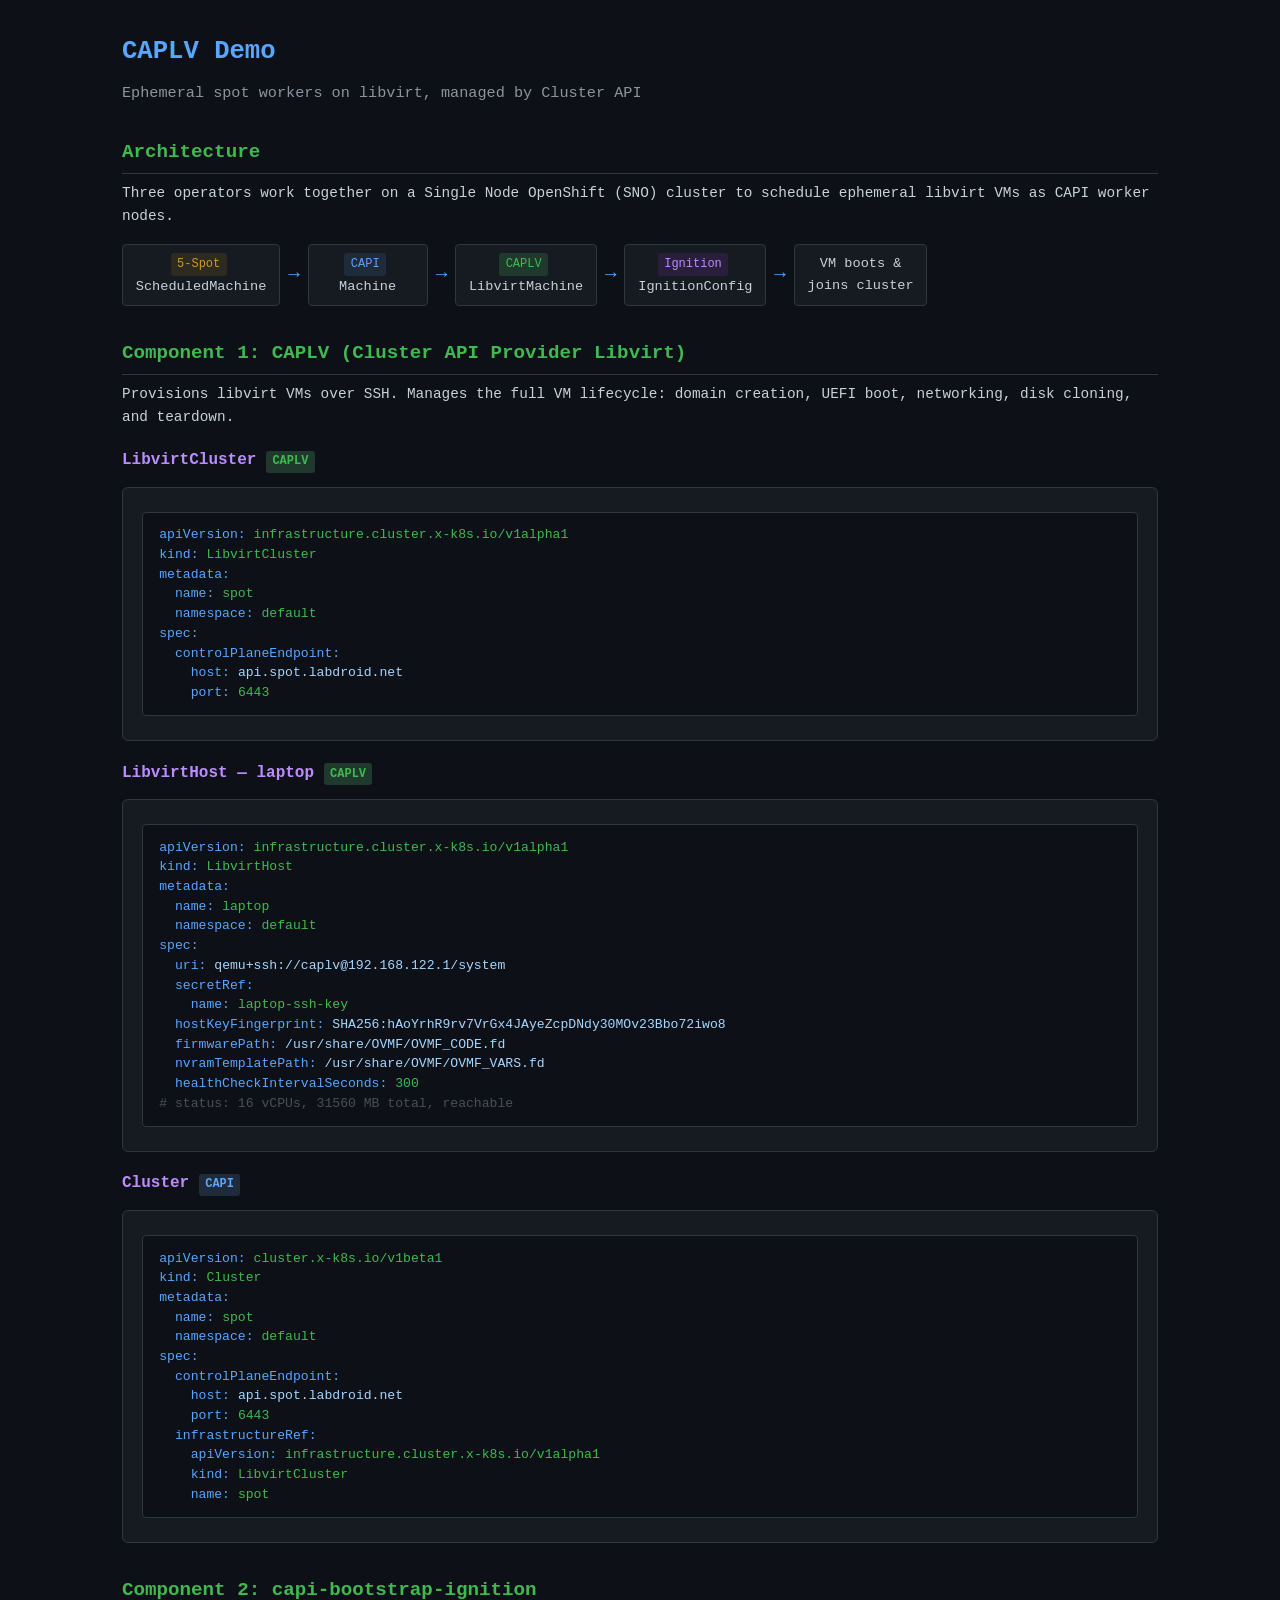
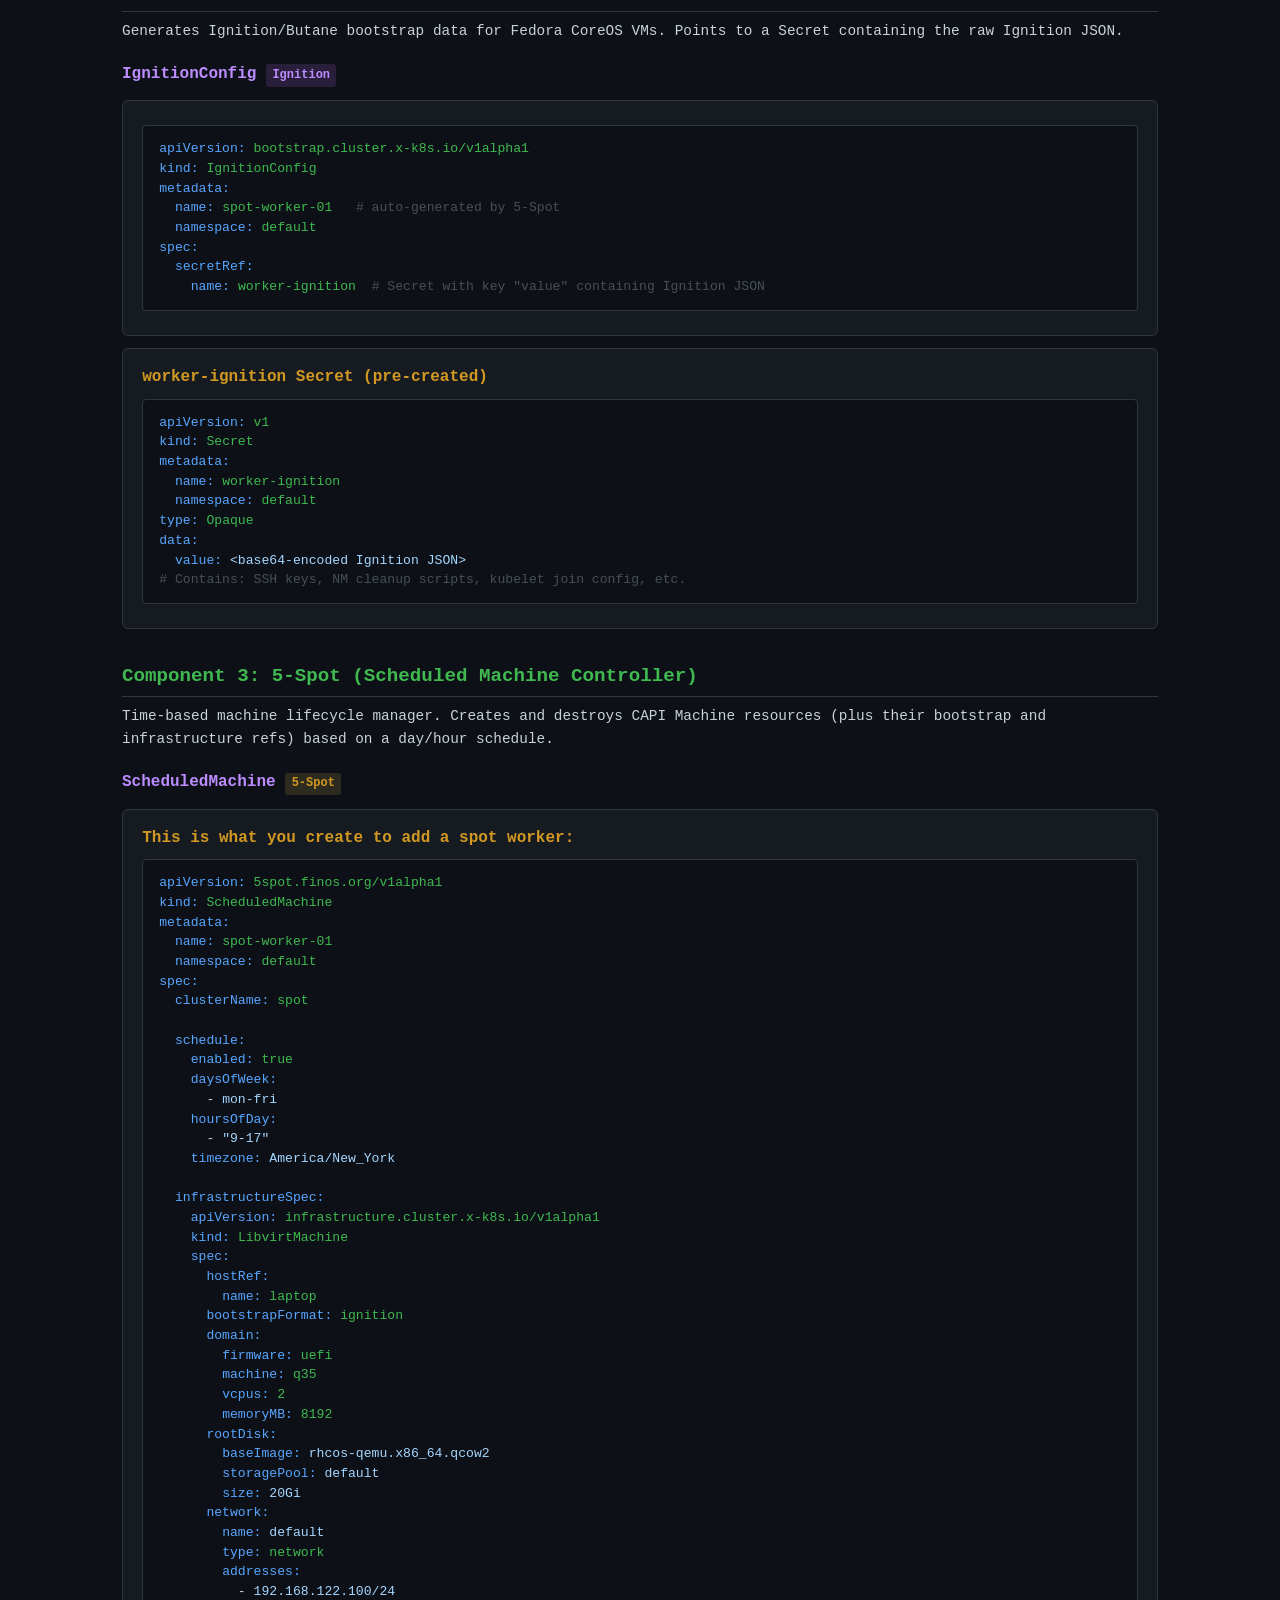
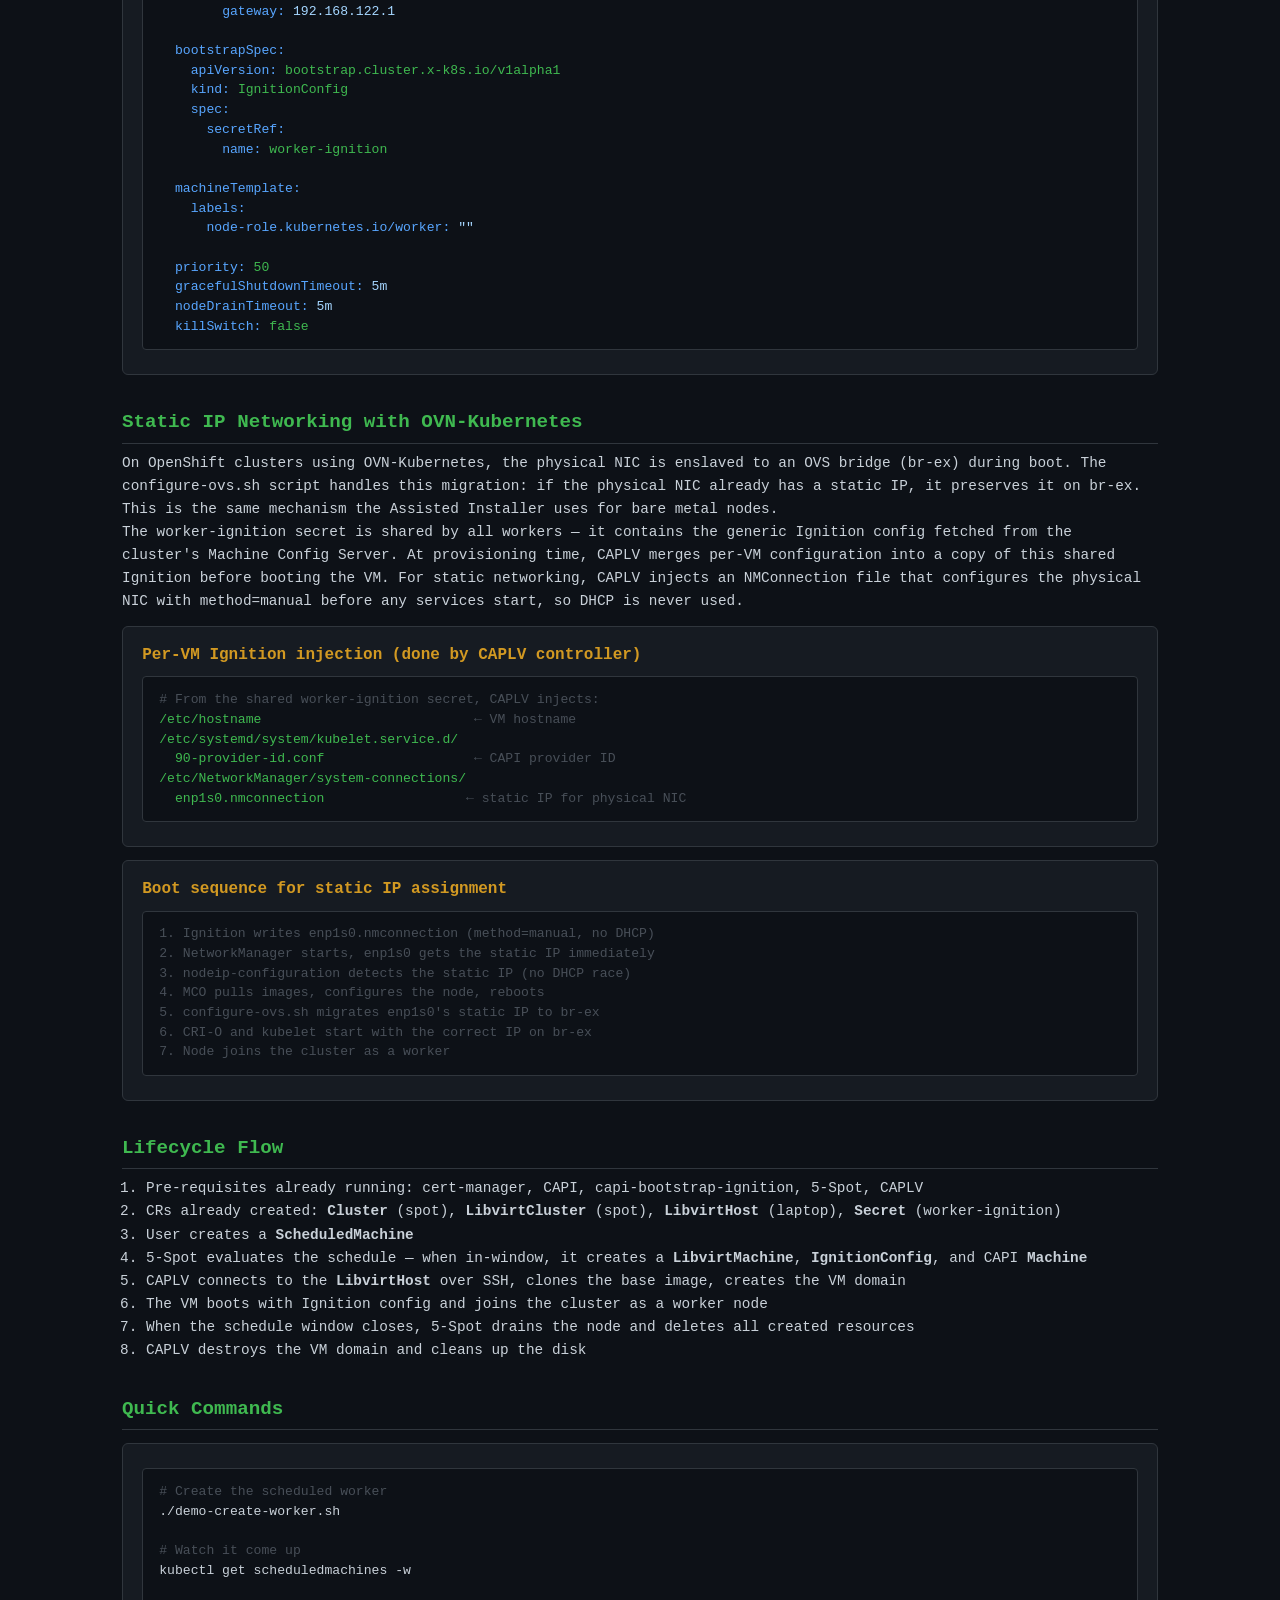
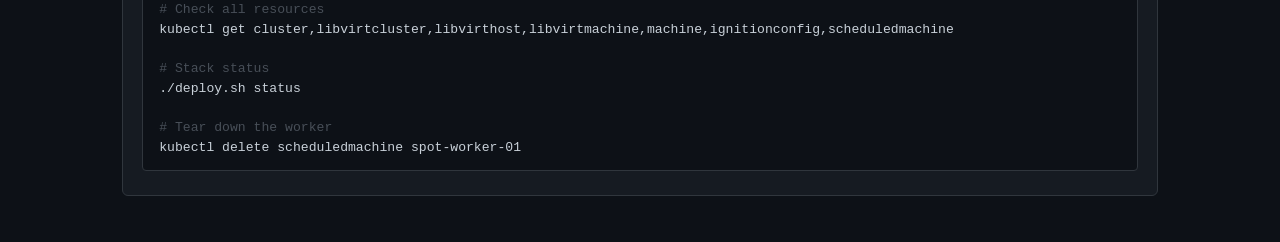
<file: docs/demos/DEMO.html>
<!DOCTYPE html>
<html lang="en">
<head>
<meta charset="UTF-8">
<meta name="viewport" content="width=device-width, initial-scale=1.0">
<title>CAPLV Demo — Ephemeral Spot Workers on Libvirt</title>
<style>
  :root {
    --bg: #0d1117; --fg: #c9d1d9; --accent: #58a6ff;
    --card: #161b22; --border: #30363d; --green: #3fb950;
    --yellow: #d29922; --red: #f85149; --purple: #bc8cff;
  }
  * { box-sizing: border-box; margin: 0; padding: 0; }
  body { font-family: 'SF Mono', 'Fira Code', 'Cascadia Code', monospace;
         background: var(--bg); color: var(--fg); line-height: 1.6;
         padding: 2rem; max-width: 1100px; margin: auto; }
  h1 { color: var(--accent); font-size: 1.6rem; margin-bottom: 0.5rem; }
  h2 { color: var(--green); font-size: 1.2rem; margin: 2rem 0 0.5rem;
       border-bottom: 1px solid var(--border); padding-bottom: 0.3rem; }
  h3 { color: var(--purple); font-size: 1rem; margin: 1.2rem 0 0.4rem; }
  p, li { font-size: 0.9rem; }
  ul { margin-left: 1.5rem; margin-bottom: 0.5rem; }
  .subtitle { color: #8b949e; font-size: 0.95rem; margin-bottom: 1.5rem; }
  .card { background: var(--card); border: 1px solid var(--border);
          border-radius: 6px; padding: 1rem 1.2rem; margin: 0.8rem 0; }
  .card-title { color: var(--yellow); font-weight: bold; margin-bottom: 0.3rem; }
  pre { background: #0d1117; border: 1px solid var(--border); border-radius: 4px;
        padding: 0.8rem 1rem; overflow-x: auto; font-size: 0.82rem;
        line-height: 1.5; margin: 0.5rem 0; }
  code { color: var(--fg); }
  .kw { color: var(--accent); }   /* keys */
  .val { color: var(--green); }   /* values */
  .cmt { color: #484f58; }        /* comments */
  .str { color: #a5d6ff; }        /* strings */
  .flow { display: flex; gap: 0.5rem; flex-wrap: wrap; align-items: center;
          margin: 1rem 0; }
  .flow-box { background: var(--card); border: 1px solid var(--border);
              border-radius: 4px; padding: 0.5rem 0.8rem; font-size: 0.85rem;
              text-align: center; min-width: 120px; }
  .flow-arrow { color: var(--accent); font-size: 1.2rem; }
  .grid { display: grid; grid-template-columns: 1fr 1fr; gap: 1rem; }
  @media (max-width: 700px) { .grid { grid-template-columns: 1fr; } }
  .tag { display: inline-block; font-size: 0.75rem; padding: 0.1rem 0.4rem;
         border-radius: 3px; margin-right: 0.3rem; }
  .tag-caplv { background: #1f3a2d; color: var(--green); }
  .tag-5spot { background: #2d2a1f; color: var(--yellow); }
  .tag-ignition { background: #2a1f3a; color: var(--purple); }
  .tag-capi { background: #1f2a3a; color: var(--accent); }
</style>
</head>
<body>

<h1>CAPLV Demo</h1>
<p class="subtitle">Ephemeral spot workers on libvirt, managed by Cluster API</p>

<h2>Architecture</h2>
<p>Three operators work together on a Single Node OpenShift (SNO) cluster
   to schedule ephemeral libvirt VMs as CAPI worker nodes.</p>

<div class="flow">
  <div class="flow-box"><span class="tag tag-5spot">5-Spot</span><br>ScheduledMachine</div>
  <div class="flow-arrow">&rarr;</div>
  <div class="flow-box"><span class="tag tag-capi">CAPI</span><br>Machine</div>
  <div class="flow-arrow">&rarr;</div>
  <div class="flow-box"><span class="tag tag-caplv">CAPLV</span><br>LibvirtMachine</div>
  <div class="flow-arrow">&rarr;</div>
  <div class="flow-box"><span class="tag tag-ignition">Ignition</span><br>IgnitionConfig</div>
  <div class="flow-arrow">&rarr;</div>
  <div class="flow-box">VM boots &amp;<br>joins cluster</div>
</div>

<!-- ============================================================ -->
<h2>Component 1: CAPLV (Cluster API Provider Libvirt)</h2>
<p>Provisions libvirt VMs over SSH. Manages the full VM lifecycle:
   domain creation, UEFI boot, networking, disk cloning, and teardown.</p>

<h3>LibvirtCluster <span class="tag tag-caplv">CAPLV</span></h3>
<div class="card">
<pre><code><span class="kw">apiVersion:</span> <span class="val">infrastructure.cluster.x-k8s.io/v1alpha1</span>
<span class="kw">kind:</span> <span class="val">LibvirtCluster</span>
<span class="kw">metadata:</span>
  <span class="kw">name:</span> <span class="val">spot</span>
  <span class="kw">namespace:</span> <span class="val">default</span>
<span class="kw">spec:</span>
  <span class="kw">controlPlaneEndpoint:</span>
    <span class="kw">host:</span> <span class="str">api.spot.labdroid.net</span>
    <span class="kw">port:</span> <span class="val">6443</span></code></pre>
</div>

<h3>LibvirtHost &mdash; laptop <span class="tag tag-caplv">CAPLV</span></h3>
<div class="card">
<pre><code><span class="kw">apiVersion:</span> <span class="val">infrastructure.cluster.x-k8s.io/v1alpha1</span>
<span class="kw">kind:</span> <span class="val">LibvirtHost</span>
<span class="kw">metadata:</span>
  <span class="kw">name:</span> <span class="val">laptop</span>
  <span class="kw">namespace:</span> <span class="val">default</span>
<span class="kw">spec:</span>
  <span class="kw">uri:</span> <span class="str">qemu+ssh://caplv@192.168.122.1/system</span>
  <span class="kw">secretRef:</span>
    <span class="kw">name:</span> <span class="val">laptop-ssh-key</span>
  <span class="kw">hostKeyFingerprint:</span> <span class="str">SHA256:hAoYrhR9rv7VrGx4JAyeZcpDNdy30MOv23Bbo72iwo8</span>
  <span class="kw">firmwarePath:</span> <span class="str">/usr/share/OVMF/OVMF_CODE.fd</span>
  <span class="kw">nvramTemplatePath:</span> <span class="str">/usr/share/OVMF/OVMF_VARS.fd</span>
  <span class="kw">healthCheckIntervalSeconds:</span> <span class="val">300</span>
<span class="cmt"># status: 16 vCPUs, 31560 MB total, reachable</span></code></pre>
</div>

<h3>Cluster <span class="tag tag-capi">CAPI</span></h3>
<div class="card">
<pre><code><span class="kw">apiVersion:</span> <span class="val">cluster.x-k8s.io/v1beta1</span>
<span class="kw">kind:</span> <span class="val">Cluster</span>
<span class="kw">metadata:</span>
  <span class="kw">name:</span> <span class="val">spot</span>
  <span class="kw">namespace:</span> <span class="val">default</span>
<span class="kw">spec:</span>
  <span class="kw">controlPlaneEndpoint:</span>
    <span class="kw">host:</span> <span class="str">api.spot.labdroid.net</span>
    <span class="kw">port:</span> <span class="val">6443</span>
  <span class="kw">infrastructureRef:</span>
    <span class="kw">apiVersion:</span> <span class="val">infrastructure.cluster.x-k8s.io/v1alpha1</span>
    <span class="kw">kind:</span> <span class="val">LibvirtCluster</span>
    <span class="kw">name:</span> <span class="val">spot</span></code></pre>
</div>

<!-- ============================================================ -->
<h2>Component 2: capi-bootstrap-ignition</h2>
<p>Generates Ignition/Butane bootstrap data for Fedora CoreOS VMs.
   Points to a Secret containing the raw Ignition JSON.</p>

<h3>IgnitionConfig <span class="tag tag-ignition">Ignition</span></h3>
<div class="card">
<pre><code><span class="kw">apiVersion:</span> <span class="val">bootstrap.cluster.x-k8s.io/v1alpha1</span>
<span class="kw">kind:</span> <span class="val">IgnitionConfig</span>
<span class="kw">metadata:</span>
  <span class="kw">name:</span> <span class="val">spot-worker-01</span>   <span class="cmt"># auto-generated by 5-Spot</span>
  <span class="kw">namespace:</span> <span class="val">default</span>
<span class="kw">spec:</span>
  <span class="kw">secretRef:</span>
    <span class="kw">name:</span> <span class="val">worker-ignition</span>  <span class="cmt"># Secret with key "value" containing Ignition JSON</span></code></pre>
</div>

<div class="card">
<div class="card-title">worker-ignition Secret (pre-created)</div>
<pre><code><span class="kw">apiVersion:</span> <span class="val">v1</span>
<span class="kw">kind:</span> <span class="val">Secret</span>
<span class="kw">metadata:</span>
  <span class="kw">name:</span> <span class="val">worker-ignition</span>
  <span class="kw">namespace:</span> <span class="val">default</span>
<span class="kw">type:</span> <span class="val">Opaque</span>
<span class="kw">data:</span>
  <span class="kw">value:</span> <span class="str">&lt;base64-encoded Ignition JSON&gt;</span>
<span class="cmt"># Contains: SSH keys, NM cleanup scripts, kubelet join config, etc.</span></code></pre>
</div>

<!-- ============================================================ -->
<h2>Component 3: 5-Spot (Scheduled Machine Controller)</h2>
<p>Time-based machine lifecycle manager. Creates and destroys CAPI Machine
   resources (plus their bootstrap and infrastructure refs) based on a
   day/hour schedule.</p>

<h3>ScheduledMachine <span class="tag tag-5spot">5-Spot</span></h3>
<div class="card">
<div class="card-title">This is what you create to add a spot worker:</div>
<pre><code><span class="kw">apiVersion:</span> <span class="val">5spot.finos.org/v1alpha1</span>
<span class="kw">kind:</span> <span class="val">ScheduledMachine</span>
<span class="kw">metadata:</span>
  <span class="kw">name:</span> <span class="val">spot-worker-01</span>
  <span class="kw">namespace:</span> <span class="val">default</span>
<span class="kw">spec:</span>
  <span class="kw">clusterName:</span> <span class="val">spot</span>

  <span class="kw">schedule:</span>
    <span class="kw">enabled:</span> <span class="val">true</span>
    <span class="kw">daysOfWeek:</span>
      - <span class="str">mon-fri</span>
    <span class="kw">hoursOfDay:</span>
      - <span class="str">"9-17"</span>
    <span class="kw">timezone:</span> <span class="str">America/New_York</span>

  <span class="kw">infrastructureSpec:</span>
    <span class="kw">apiVersion:</span> <span class="val">infrastructure.cluster.x-k8s.io/v1alpha1</span>
    <span class="kw">kind:</span> <span class="val">LibvirtMachine</span>
    <span class="kw">spec:</span>
      <span class="kw">hostRef:</span>
        <span class="kw">name:</span> <span class="val">laptop</span>
      <span class="kw">bootstrapFormat:</span> <span class="val">ignition</span>
      <span class="kw">domain:</span>
        <span class="kw">firmware:</span> <span class="val">uefi</span>
        <span class="kw">machine:</span> <span class="val">q35</span>
        <span class="kw">vcpus:</span> <span class="val">2</span>
        <span class="kw">memoryMB:</span> <span class="val">8192</span>
      <span class="kw">rootDisk:</span>
        <span class="kw">baseImage:</span> <span class="str">rhcos-qemu.x86_64.qcow2</span>
        <span class="kw">storagePool:</span> <span class="str">default</span>
        <span class="kw">size:</span> <span class="str">20Gi</span>
      <span class="kw">network:</span>
        <span class="kw">name:</span> <span class="str">default</span>
        <span class="kw">type:</span> <span class="val">network</span>
        <span class="kw">addresses:</span>
          - <span class="str">192.168.122.100/24</span>
        <span class="kw">gateway:</span> <span class="str">192.168.122.1</span>

  <span class="kw">bootstrapSpec:</span>
    <span class="kw">apiVersion:</span> <span class="val">bootstrap.cluster.x-k8s.io/v1alpha1</span>
    <span class="kw">kind:</span> <span class="val">IgnitionConfig</span>
    <span class="kw">spec:</span>
      <span class="kw">secretRef:</span>
        <span class="kw">name:</span> <span class="val">worker-ignition</span>

  <span class="kw">machineTemplate:</span>
    <span class="kw">labels:</span>
      <span class="kw">node-role.kubernetes.io/worker:</span> <span class="str">""</span>

  <span class="kw">priority:</span> <span class="val">50</span>
  <span class="kw">gracefulShutdownTimeout:</span> <span class="str">5m</span>
  <span class="kw">nodeDrainTimeout:</span> <span class="str">5m</span>
  <span class="kw">killSwitch:</span> <span class="val">false</span></code></pre>
</div>

<!-- ============================================================ -->
<h2>Static IP Networking with OVN-Kubernetes</h2>
<p>On OpenShift clusters using OVN-Kubernetes, the physical NIC is enslaved
   to an OVS bridge (<code>br-ex</code>) during boot. The
   <code>configure-ovs.sh</code> script handles this migration: if the
   physical NIC already has a static IP, it preserves it on
   <code>br-ex</code>. This is the same mechanism the Assisted Installer
   uses for bare metal nodes.</p>

<p>The <code>worker-ignition</code> secret is shared by all workers &mdash;
   it contains the generic Ignition config fetched from the cluster's
   Machine Config Server. At provisioning time, CAPLV merges per-VM
   configuration into a copy of this shared Ignition before booting the VM.
   For static networking, CAPLV injects an NMConnection file that configures
   the physical NIC with <code>method=manual</code> before any services
   start, so DHCP is never used.</p>

<div class="card">
<div class="card-title">Per-VM Ignition injection (done by CAPLV controller)</div>
<pre><code><span class="cmt"># From the shared worker-ignition secret, CAPLV injects:</span>
<span class="val">/etc/hostname</span>                           <span class="cmt">&larr; VM hostname</span>
<span class="val">/etc/systemd/system/kubelet.service.d/
  90-provider-id.conf</span>                   <span class="cmt">&larr; CAPI provider ID</span>
<span class="val">/etc/NetworkManager/system-connections/
  enp1s0.nmconnection</span>                  <span class="cmt">&larr; static IP for physical NIC</span></code></pre>
</div>

<div class="card">
<div class="card-title">Boot sequence for static IP assignment</div>
<pre><code><span class="cmt">1. Ignition writes enp1s0.nmconnection (method=manual, no DHCP)</span>
<span class="cmt">2. NetworkManager starts, enp1s0 gets the static IP immediately</span>
<span class="cmt">3. nodeip-configuration detects the static IP (no DHCP race)</span>
<span class="cmt">4. MCO pulls images, configures the node, reboots</span>
<span class="cmt">5. configure-ovs.sh migrates enp1s0's static IP to br-ex</span>
<span class="cmt">6. CRI-O and kubelet start with the correct IP on br-ex</span>
<span class="cmt">7. Node joins the cluster as a worker</span></code></pre>
</div>

<!-- ============================================================ -->
<h2>Lifecycle Flow</h2>
<ol style="margin-left:1.5rem;">
  <li>Pre-requisites already running: cert-manager, CAPI, capi-bootstrap-ignition, 5-Spot, CAPLV</li>
  <li>CRs already created: <strong>Cluster</strong> (<code>spot</code>), <strong>LibvirtCluster</strong> (<code>spot</code>), <strong>LibvirtHost</strong> (<code>laptop</code>), <strong>Secret</strong> (<code>worker-ignition</code>)</li>
  <li>User creates a <strong>ScheduledMachine</strong></li>
  <li>5-Spot evaluates the schedule &mdash; when in-window, it creates a <strong>LibvirtMachine</strong>, <strong>IgnitionConfig</strong>, and CAPI <strong>Machine</strong></li>
  <li>CAPLV connects to the <strong>LibvirtHost</strong> over SSH, clones the base image, creates the VM domain</li>
  <li>The VM boots with Ignition config and joins the cluster as a worker node</li>
  <li>When the schedule window closes, 5-Spot drains the node and deletes all created resources</li>
  <li>CAPLV destroys the VM domain and cleans up the disk</li>
</ol>

<h2>Quick Commands</h2>
<div class="card">
<pre><code><span class="cmt"># Create the scheduled worker</span>
./demo-create-worker.sh

<span class="cmt"># Watch it come up</span>
kubectl get scheduledmachines -w

<span class="cmt"># Check all resources</span>
kubectl get cluster,libvirtcluster,libvirthost,libvirtmachine,machine,ignitionconfig,scheduledmachine

<span class="cmt"># Stack status</span>
./deploy.sh status

<span class="cmt"># Tear down the worker</span>
kubectl delete scheduledmachine spot-worker-01</code></pre>
</div>

</body>
</html>
</file>
